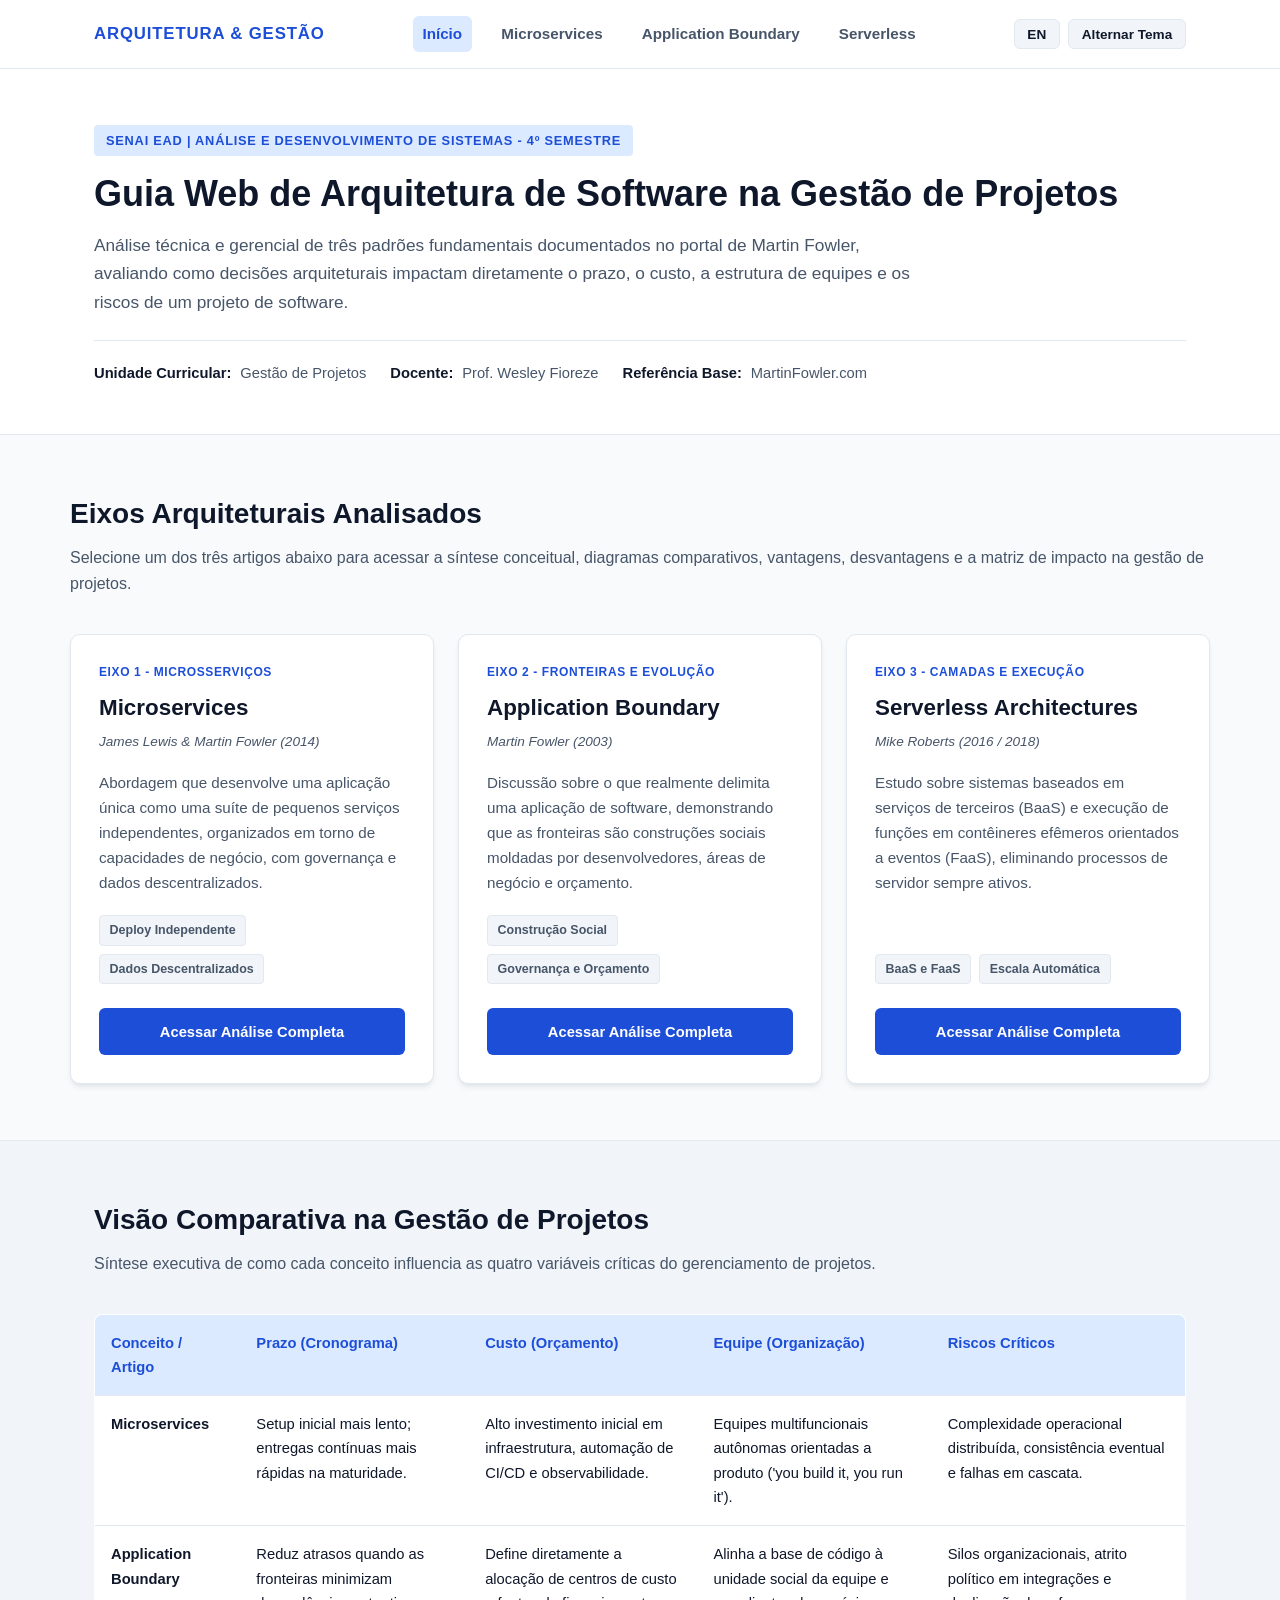
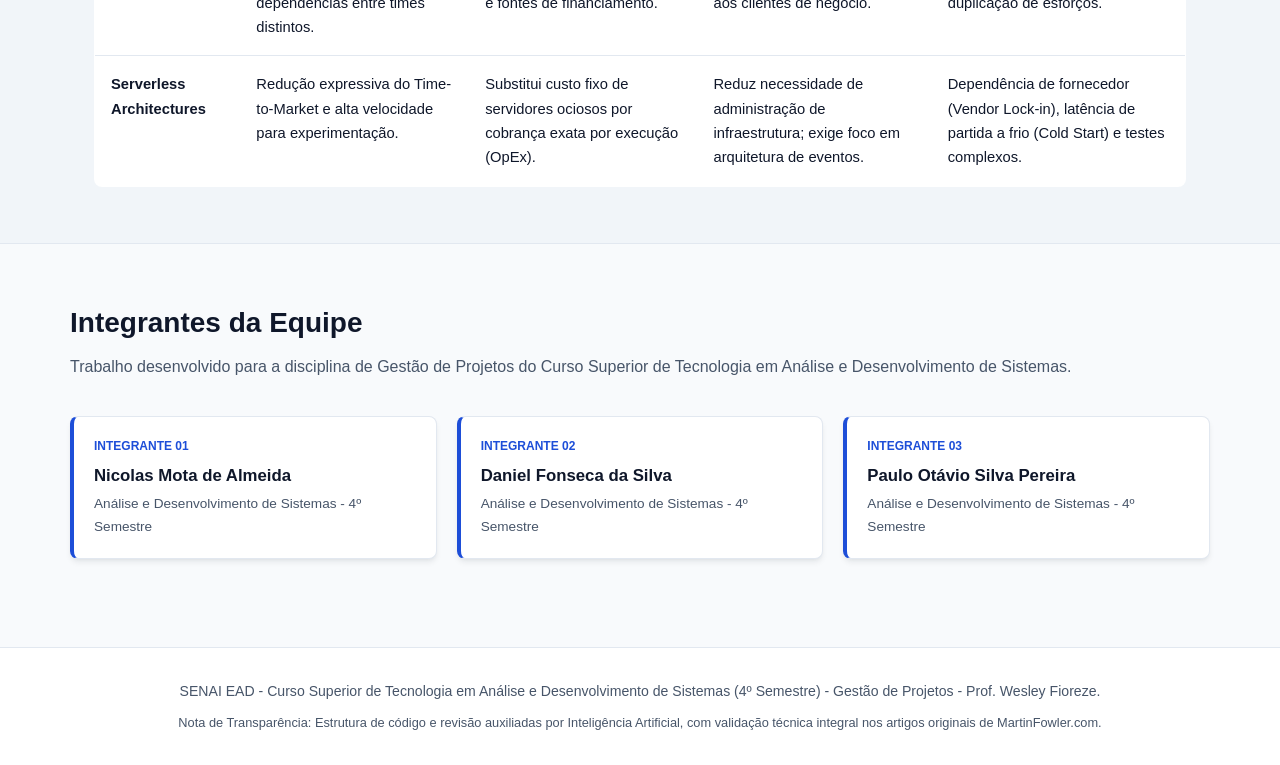
<file: index.html>
<!DOCTYPE html>
<html lang="pt-BR">
<head>
    <meta charset="UTF-8">
    <meta name="viewport" content="width=device-width, initial-scale=1.0">
    <title>Guia Web de Arquitetura de Software e Gestão de Projetos</title>
    <link rel="stylesheet" href="style.css">
</head>
<body>
    <header class="top-nav">
        <div class="container nav-container">
            <a href="index.html" class="brand" data-i18n="nav_brand">ARQUITETURA & GESTÃO</a>
            <nav class="nav-links">
                <a href="index.html" class="active" data-i18n="nav_home">Início</a>
                <a href="microservices.html" data-i18n="nav_ms">Microservices</a>
                <a href="application-boundary.html" data-i18n="nav_ab">Application Boundary</a>
                <a href="serverless.html" data-i18n="nav_sv">Serverless</a>
            </nav>
            <div class="controls">
                <button id="lang-toggle" class="btn-control" aria-label="Alternar Idioma">EN</button>
                <button id="theme-toggle" class="btn-control" aria-label="Alternar Tema" data-i18n="btn_theme">Tema Escuro</button>
            </div>
        </div>
    </header>

    <main>
        <section class="hero">
            <div class="container">
                <span class="badge" data-i18n="hero_badge">SENAI EAD | Análise e Desenvolvimento de Sistemas - 4º Semestre</span>
                <h1 data-i18n="hero_title">Guia Web de Arquitetura de Software na Gestão de Projetos</h1>
                <p class="hero-subtitle" data-i18n="hero_subtitle">
                    Análise técnica e gerencial de três padrões fundamentais documentados no portal de Martin Fowler, avaliando como decisões arquiteturais impactam diretamente o prazo, o custo, a estrutura de equipes e os riscos de um projeto de software.
                </p>
                <div class="meta-bar">
                    <div class="meta-item">
                        <strong data-i18n="meta_uc_label">Unidade Curricular:</strong>
                        <span data-i18n="meta_uc_val">Gestão de Projetos</span>
                    </div>
                    <div class="meta-item">
                        <strong data-i18n="meta_prof_label">Docente:</strong>
                        <span>Prof. Wesley Fioreze</span>
                    </div>
                    <div class="meta-item">
                        <strong data-i18n="meta_ref_label">Referência Base:</strong>
                        <span>MartinFowler.com</span>
                    </div>
                </div>
            </div>
        </section>

        <section class="section container">
            <div class="section-header">
                <h2 data-i18n="axes_title">Eixos Arquiteturais Analisados</h2>
                <p data-i18n="axes_desc">Selecione um dos três artigos abaixo para acessar a síntese conceitual, diagramas comparativos, vantagens, desvantagens e a matriz de impacto na gestão de projetos.</p>
            </div>

            <div class="cards-grid">
                <!-- Card 1 -->
                <article class="arch-card">
                    <div class="card-axis" data-i18n="card1_axis">EIXO 1 - MICROSSERVIÇOS</div>
                    <h3>Microservices</h3>
                    <p class="card-author">James Lewis & Martin Fowler (2014)</p>
                    <p class="card-text" data-i18n="card1_desc">
                        Abordagem que desenvolve uma aplicação única como uma suíte de pequenos serviços independentes, organizados em torno de capacidades de negócio, com governança e dados descentralizados.
                    </p>
                    <div class="card-tags">
                        <span class="tag" data-i18n="card1_tag1">Deploy Independente</span>
                        <span class="tag" data-i18n="card1_tag2">Dados Descentralizados</span>
                    </div>
                    <a href="microservices.html" class="btn-primary" data-i18n="btn_read">Acessar Análise Completa</a>
                </article>

                <!-- Card 2 -->
                <article class="arch-card">
                    <div class="card-axis" data-i18n="card2_axis">EIXO 2 - FRONTEIRAS E EVOLUÇÃO</div>
                    <h3>Application Boundary</h3>
                    <p class="card-author">Martin Fowler (2003)</p>
                    <p class="card-text" data-i18n="card2_desc">
                        Discussão sobre o que realmente delimita uma aplicação de software, demonstrando que as fronteiras são construções sociais moldadas por desenvolvedores, áreas de negócio e orçamento.
                    </p>
                    <div class="card-tags">
                        <span class="tag" data-i18n="card2_tag1">Construção Social</span>
                        <span class="tag" data-i18n="card2_tag2">Governança e Orçamento</span>
                    </div>
                    <a href="application-boundary.html" class="btn-primary" data-i18n="btn_read">Acessar Análise Completa</a>
                </article>

                <!-- Card 3 -->
                <article class="arch-card">
                    <div class="card-axis" data-i18n="card3_axis">EIXO 3 - CAMADAS E EXECUÇÃO</div>
                    <h3>Serverless Architectures</h3>
                    <p class="card-author">Mike Roberts (2016 / 2018)</p>
                    <p class="card-text" data-i18n="card3_desc">
                        Estudo sobre sistemas baseados em serviços de terceiros (BaaS) e execução de funções em contêineres efêmeros orientados a eventos (FaaS), eliminando processos de servidor sempre ativos.
                    </p>
                    <div class="card-tags">
                        <span class="tag" data-i18n="card3_tag1">BaaS e FaaS</span>
                        <span class="tag" data-i18n="card3_tag2">Escala Automática</span>
                    </div>
                    <a href="serverless.html" class="btn-primary" data-i18n="btn_read">Acessar Análise Completa</a>
                </article>
            </div>
        </section>

        <section class="section bg-alt">
            <div class="container">
                <div class="section-header">
                    <h2 data-i18n="matrix_title">Visão Comparativa na Gestão de Projetos</h2>
                    <p data-i18n="matrix_desc">Síntese executiva de como cada conceito influencia as quatro variáveis críticas do gerenciamento de projetos.</p>
                </div>

                <div class="table-responsive">
                    <table class="comparison-table">
                        <thead>
                            <tr>
                                <th data-i18n="th_concept">Conceito / Artigo</th>
                                <th data-i18n="th_time">Prazo (Cronograma)</th>
                                <th data-i18n="th_cost">Custo (Orçamento)</th>
                                <th data-i18n="th_team">Equipe (Organização)</th>
                                <th data-i18n="th_risk">Riscos Críticos</th>
                            </tr>
                        </thead>
                        <tbody>
                            <tr>
                                <td><strong>Microservices</strong></td>
                                <td data-i18n="tb_ms_time">Setup inicial mais lento; entregas contínuas mais rápidas na maturidade.</td>
                                <td data-i18n="tb_ms_cost">Alto investimento inicial em infraestrutura, automação de CI/CD e observabilidade.</td>
                                <td data-i18n="tb_ms_team">Equipes multifuncionais autônomas orientadas a produto ("you build it, you run it").</td>
                                <td data-i18n="tb_ms_risk">Complexidade operacional distribuída, consistência eventual e falhas em cascata.</td>
                            </tr>
                            <tr>
                                <td><strong>Application Boundary</strong></td>
                                <td data-i18n="tb_ab_time">Reduz atrasos quando as fronteiras minimizam dependências entre times distintos.</td>
                                <td data-i18n="tb_ab_cost">Define diretamente a alocação de centros de custo e fontes de financiamento.</td>
                                <td data-i18n="tb_ab_team">Alinha a base de código à unidade social da equipe e aos clientes de negócio.</td>
                                <td data-i18n="tb_ab_risk">Silos organizacionais, atrito político em integrações e duplicação de esforços.</td>
                            </tr>
                            <tr>
                                <td><strong>Serverless Architectures</strong></td>
                                <td data-i18n="tb_sv_time">Redução expressiva do Time-to-Market e alta velocidade para experimentação.</td>
                                <td data-i18n="tb_sv_cost">Substitui custo fixo de servidores ociosos por cobrança exata por execução (OpEx).</td>
                                <td data-i18n="tb_sv_team">Reduz necessidade de administração de infraestrutura; exige foco em arquitetura de eventos.</td>
                                <td data-i18n="tb_sv_risk">Dependência de fornecedor (Vendor Lock-in), latência de partida a frio (Cold Start) e testes complexos.</td>
                            </tr>
                        </tbody>
                    </table>
                </div>
            </div>
        </section>

        <section class="section container">
            <div class="section-header">
                <h2 data-i18n="team_title">Integrantes da Equipe</h2>
                <p data-i18n="team_desc">Trabalho desenvolvido para a disciplina de Gestão de Projetos do Curso Superior de Tecnologia em Análise e Desenvolvimento de Sistemas.</p>
            </div>

            <!-- EDITE AQUI OS NOMES E LINKS DOS INTEGRANTES DA SUA EQUIPE -->
            <div class="team-grid">
                <div class="team-card">
                    <div class="member-role" data-i18n="member_role">Integrante 01</div>
                    <h4>Nicolas Mota de Almeida</h4>
                    <p data-i18n="member_course">Análise e Desenvolvimento de Sistemas - 4º Semestre</p>
                </div>
                <div class="team-card">
                    <div class="member-role" data-i18n="member_role_2">Integrante 02</div>
                    <h4>Daniel Fonseca da Silva</h4>
                    <p data-i18n="member_course">Análise e Desenvolvimento de Sistemas - 4º Semestre</p>
                </div>
                <div class="team-card">
                    <div class="member-role" data-i18n="member_role_3">Integrante 03</div>
                    <h4>Paulo Otávio Silva Pereira</h4>
                    <p data-i18n="member_course">Análise e Desenvolvimento de Sistemas - 4º Semestre</p>
                </div>
            </div>
        </section>
    </main>

    <footer class="footer">
        <div class="container footer-content">
            <p data-i18n="footer_text">SENAI EAD - Curso Superior de Tecnologia em Análise e Desenvolvimento de Sistemas (4º Semestre) - Gestão de Projetos - Prof. Wesley Fioreze.</p>
            <p class="footer-note" data-i18n="footer_ai">Nota de Transparência: Estrutura de código e revisão auxiliadas por Inteligência Artificial, com validação técnica integral nos artigos originais de MartinFowler.com.</p>
        </div>
    </footer>

    <script src="script.js"></script>
</body>
</html>
</file>
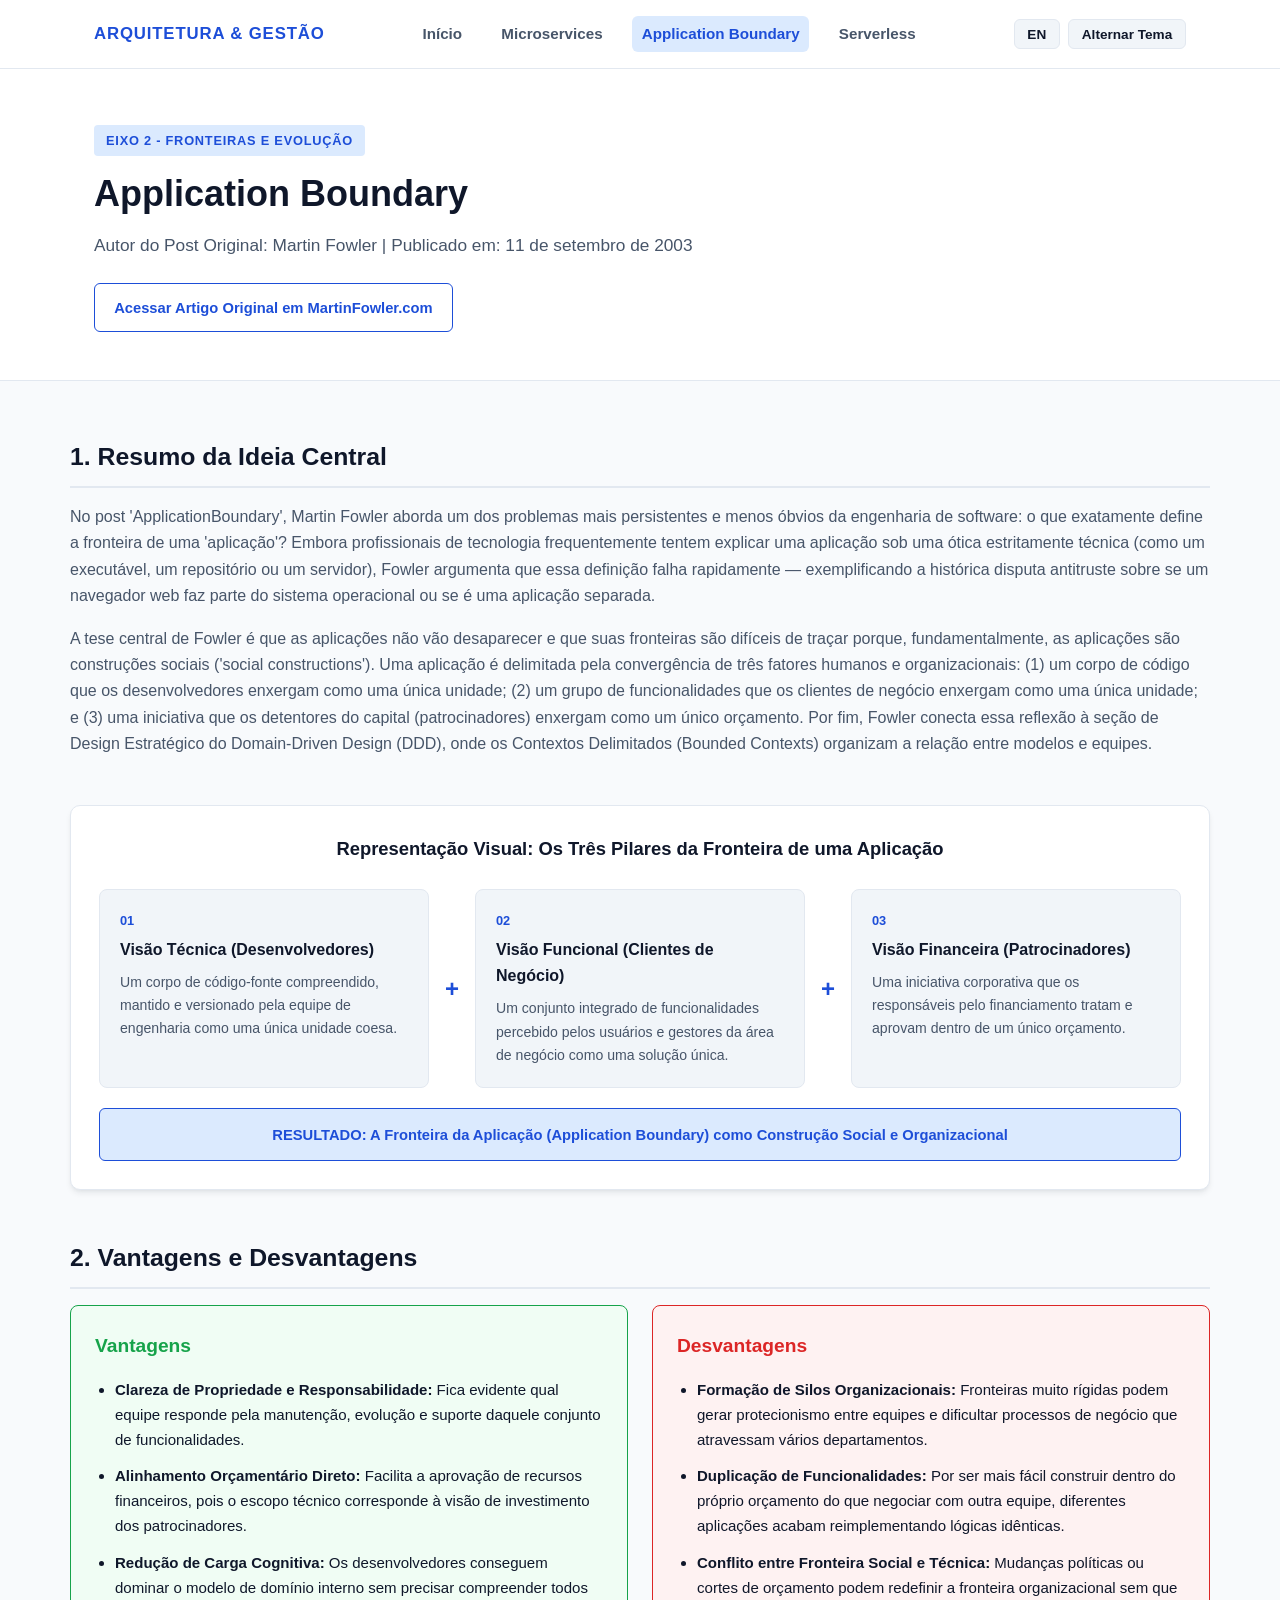
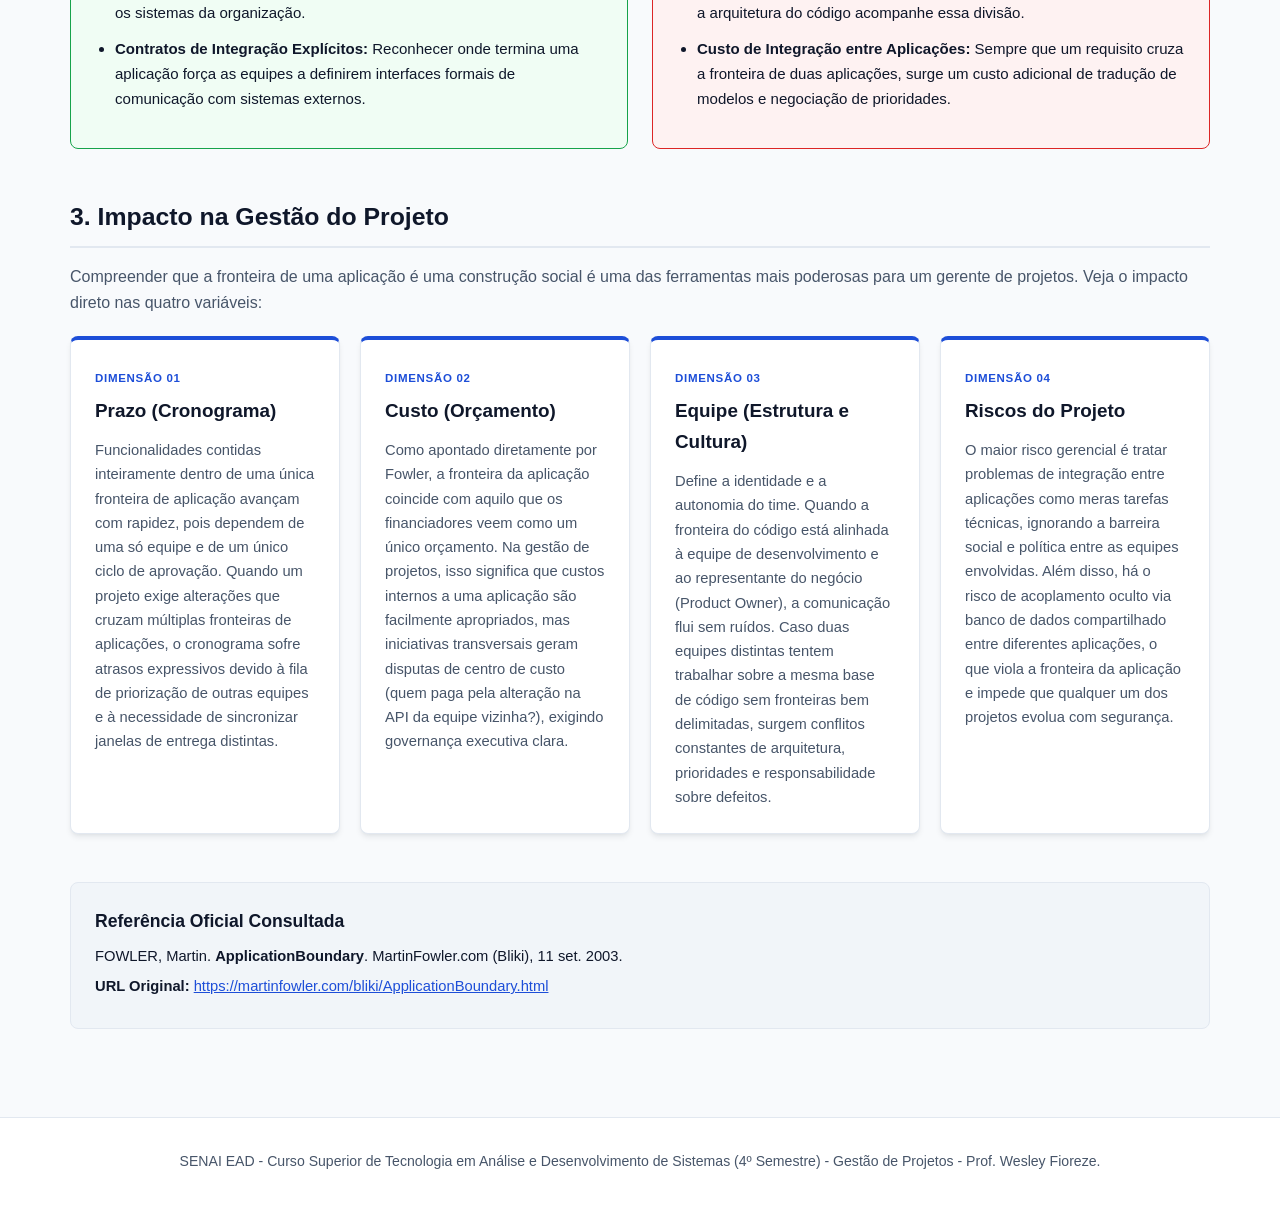
<file: application-boundary.html>
<!DOCTYPE html>
<html lang="pt-BR">
<head>
    <meta charset="UTF-8">
    <meta name="viewport" content="width=device-width, initial-scale=1.0">
    <title>Application Boundary | Guia Web de Arquitetura e Gestão</title>
    <link rel="stylesheet" href="style.css">
</head>
<body>
    <header class="top-nav">
        <div class="container nav-container">
            <a href="index.html" class="brand" data-i18n="nav_brand">ARQUITETURA & GESTÃO</a>
            <nav class="nav-links">
                <a href="index.html" data-i18n="nav_home">Início</a>
                <a href="microservices.html" data-i18n="nav_ms">Microservices</a>
                <a href="application-boundary.html" class="active" data-i18n="nav_ab">Application Boundary</a>
                <a href="serverless.html" data-i18n="nav_sv">Serverless</a>
            </nav>
            <div class="controls">
                <button id="lang-toggle" class="btn-control">EN</button>
                <button id="theme-toggle" class="btn-control" data-i18n="btn_theme">Tema Escuro</button>
            </div>
        </div>
    </header>

    <main>
        <section class="page-header">
            <div class="container">
                <span class="badge" data-i18n="ab_axis">EIXO 2 - FRONTEIRAS E EVOLUÇÃO</span>
                <h1>Application Boundary</h1>
                <p class="article-meta" data-i18n="ab_meta">Autor do Post Original: Martin Fowler | Publicado em: 11 de setembro de 2003</p>
                <a href="https://martinfowler.com/bliki/ApplicationBoundary.html" target="_blank" rel="noopener noreferrer" class="btn-outline" data-i18n="btn_original_post">Acessar Artigo Original em MartinFowler.com</a>
            </div>
        </section>

        <section class="section container">
            <div class="content-block">
                <h2 data-i18n="sec_summary">1. Resumo da Ideia Central</h2>
                <p data-i18n="ab_summary_p1">
                    No post "ApplicationBoundary", Martin Fowler aborda um dos problemas mais persistentes e menos óbvios da engenharia de software: o que exatamente define a fronteira de uma "aplicação"? Embora profissionais de tecnologia frequentemente tentem explicar uma aplicação sob uma ótica estritamente técnica (como um executável, um repositório ou um servidor), Fowler argumenta que essa definição falha rapidamente — exemplificando a histórica disputa antitruste sobre se um navegador web faz parte do sistema operacional ou se é uma aplicação separada.
                </p>
                <p data-i18n="ab_summary_p2">
                    A tese central de Fowler é que as aplicações não vão desaparecer e que suas fronteiras são difíceis de traçar porque, fundamentalmente, as aplicações são construções sociais ("social constructions"). Uma aplicação é delimitada pela convergência de três fatores humanos e organizacionais: (1) um corpo de código que os desenvolvedores enxergam como uma única unidade; (2) um grupo de funcionalidades que os clientes de negócio enxergam como uma única unidade; e (3) uma iniciativa que os detentores do capital (patrocinadores) enxergam como um único orçamento. Por fim, Fowler conecta essa reflexão à seção de Design Estratégico do Domain-Driven Design (DDD), onde os Contextos Delimitados (Bounded Contexts) organizam a relação entre modelos e equipes.
                </p>
            </div>

            <!-- Diagrama Arquitetural Visual em CSS -->
            <div class="diagram-container">
                <h3 class="diagram-title" data-i18n="ab_diag_title">Representação Visual: Os Três Pilares da Fronteira de uma Aplicação</h3>
                <div class="pillars-diagram">
                    <div class="pillar-card">
                        <div class="pillar-num">01</div>
                        <h4 data-i18n="ab_p1_title">Visão Técnica (Desenvolvedores)</h4>
                        <p data-i18n="ab_p1_desc">Um corpo de código-fonte compreendido, mantido e versionado pela equipe de engenharia como uma única unidade coesa.</p>
                    </div>
                    <div class="pillar-connector">+</div>
                    <div class="pillar-card">
                        <div class="pillar-num">02</div>
                        <h4 data-i18n="ab_p2_title">Visão Funcional (Clientes de Negócio)</h4>
                        <p data-i18n="ab_p2_desc">Um conjunto integrado de funcionalidades percebido pelos usuários e gestores da área de negócio como uma solução única.</p>
                    </div>
                    <div class="pillar-connector">+</div>
                    <div class="pillar-card">
                        <div class="pillar-num">03</div>
                        <h4 data-i18n="ab_p3_title">Visão Financeira (Patrocinadores)</h4>
                        <p data-i18n="ab_p3_desc">Uma iniciativa corporativa que os responsáveis pelo financiamento tratam e aprovam dentro de um único orçamento.</p>
                    </div>
                </div>
                <div class="pillar-result" data-i18n="ab_diag_result">
                    RESULTADO: A Fronteira da Aplicação (Application Boundary) como Construção Social e Organizacional
                </div>
            </div>

            <div class="content-block">
                <h2 data-i18n="sec_pros_cons">2. Vantagens e Desvantagens</h2>
                <div class="pros-cons-grid">
                    <div class="pros-box">
                        <h3 data-i18n="title_pros">Vantagens de Reconhecer e Delimitar Fronteiras</h3>
                        <ul>
                            <li data-i18n="ab_pro_1"><strong>Clareza de Propriedade e Responsabilidade:</strong> Fica evidente qual equipe responde pela manutenção, evolução e suporte daquele conjunto de funcionalidades.</li>
                            <li data-i18n="ab_pro_2"><strong>Alinhamento Orçamentário Direto:</strong> Facilita a aprovação de recursos financeiros, pois o escopo técnico corresponde à visão de investimento dos patrocinadores.</li>
                            <li data-i18n="ab_pro_3"><strong>Redução de Carga Cognitiva:</strong> Os desenvolvedores conseguem dominar o modelo de domínio interno sem precisar compreender todos os sistemas da organização.</li>
                            <li data-i18n="ab_pro_4"><strong>Contratos de Integração Explícitos:</strong> Reconhecer onde termina uma aplicação força as equipes a definirem interfaces formais de comunicação com sistemas externos.</li>
                        </ul>
                    </div>
                    <div class="cons-box">
                        <h3 data-i18n="title_cons">Desvantagens e Armadilhas de Fronteiras Rígidas</h3>
                        <ul>
                            <li data-i18n="ab_con_1"><strong>Formação de Silos Organizacionais:</strong> Fronteiras muito rígidas podem gerar protecionismo entre equipes e dificultar processos de negócio que atravessam vários departamentos.</li>
                            <li data-i18n="ab_con_2"><strong>Duplicação de Funcionalidades:</strong> Por ser mais fácil construir dentro do próprio orçamento do que negociar com outra equipe, diferentes aplicações acabam reimplementando lógicas idênticas.</li>
                            <li data-i18n="ab_con_3"><strong>Conflito entre Fronteira Social e Técnica:</strong> Mudanças políticas ou cortes de orçamento podem redefinir a fronteira organizacional sem que a arquitetura do código acompanhe essa divisão.</li>
                            <li data-i18n="ab_con_4"><strong>Custo de Integração entre Aplicações:</strong> Sempre que um requisito cruza a fronteira de duas aplicações, surge um custo adicional de tradução de modelos e negociação de prioridades.</li>
                        </ul>
                    </div>
                </div>
            </div>

            <div class="content-block">
                <h2 data-i18n="sec_pm_impact">3. Impacto na Gestão do Projeto</h2>
                <p data-i18n="ab_pm_intro">
                    Compreender que a fronteira de uma aplicação é uma construção social é uma das ferramentas mais poderosas para um gerente de projetos. Veja o impacto direto nas quatro variáveis:
                </p>

                <div class="pm-grid">
                    <div class="pm-card">
                        <div class="pm-header">
                            <span class="pm-tag" data-i18n="pm_time_tag">DIMENSÃO 01</span>
                            <h3 data-i18n="pm_time_title">Prazo (Cronograma)</h3>
                        </div>
                        <p data-i18n="ab_pm_time">
                            Funcionalidades contidas inteiramente dentro de uma única fronteira de aplicação avançam com rapidez, pois dependem de uma só equipe e de um único ciclo de aprovação. Quando um projeto exige alterações que cruzam múltiplas fronteiras de aplicações, o cronograma sofre atrasos expressivos devido à fila de priorização de outras equipes e à necessidade de sincronizar janelas de entrega distintas.
                        </p>
                    </div>

                    <div class="pm-card">
                        <div class="pm-header">
                            <span class="pm-tag" data-i18n="pm_cost_tag">DIMENSÃO 02</span>
                            <h3 data-i18n="pm_cost_title">Custo (Orçamento)</h3>
                        </div>
                        <p data-i18n="ab_pm_cost">
                            Como apontado diretamente por Fowler, a fronteira da aplicação coincide com aquilo que os financiadores veem como um único orçamento. Na gestão de projetos, isso significa que custos internos a uma aplicação são facilmente apropriados, mas iniciativas transversais geram disputas de centro de custo (quem paga pela alteração na API da equipe vizinha?), exigindo governança executiva clara.
                        </p>
                    </div>

                    <div class="pm-card">
                        <div class="pm-header">
                            <span class="pm-tag" data-i18n="pm_team_tag">DIMENSÃO 03</span>
                            <h3 data-i18n="pm_team_title">Equipe (Estrutura e Cultura)</h3>
                        </div>
                        <p data-i18n="ab_pm_team">
                            Define a identidade e a autonomia do time. Quando a fronteira do código está alinhada à equipe de desenvolvimento e ao representante do negócio (Product Owner), a comunicação flui sem ruídos. Caso duas equipes distintas tentem trabalhar sobre a mesma base de código sem fronteiras bem delimitadas, surgem conflitos constantes de arquitetura, prioridades e responsabilidade sobre defeitos.
                        </p>
                    </div>

                    <div class="pm-card">
                        <div class="pm-header">
                            <span class="pm-tag" data-i18n="pm_risk_tag">DIMENSÃO 04</span>
                            <h3 data-i18n="pm_risk_title">Riscos do Projeto</h3>
                        </div>
                        <p data-i18n="ab_pm_risk">
                            O maior risco gerencial é tratar problemas de integração entre aplicações como meras tarefas técnicas, ignorando a barreira social e política entre as equipes envolvidas. Além disso, há o risco de acoplamento oculto via banco de dados compartilhado entre diferentes aplicações, o que viola a fronteira da aplicação e impede que qualquer um dos projetos evolua com segurança.
                        </p>
                    </div>
                </div>
            </div>

            <div class="source-box">
                <h3 data-i18n="source_box_title">Referência Oficial Consultada</h3>
                <p>FOWLER, Martin. <strong>ApplicationBoundary</strong>. MartinFowler.com (Bliki), 11 set. 2003.</p>
                <p><strong data-i18n="source_url_label">URL Original:</strong> <a href="https://martinfowler.com/bliki/ApplicationBoundary.html" target="_blank" rel="noopener noreferrer">https://martinfowler.com/bliki/ApplicationBoundary.html</a></p>
            </div>
        </section>
    </main>

    <footer class="footer">
        <div class="container footer-content">
            <p data-i18n="footer_text">SENAI EAD - Curso Superior de Tecnologia em Análise e Desenvolvimento de Sistemas (4º Semestre) - Gestão de Projetos - Prof. Wesley Fioreze.</p>
        </div>
    </footer>

    <script src="script.js"></script>
</body>
</html>
</file>
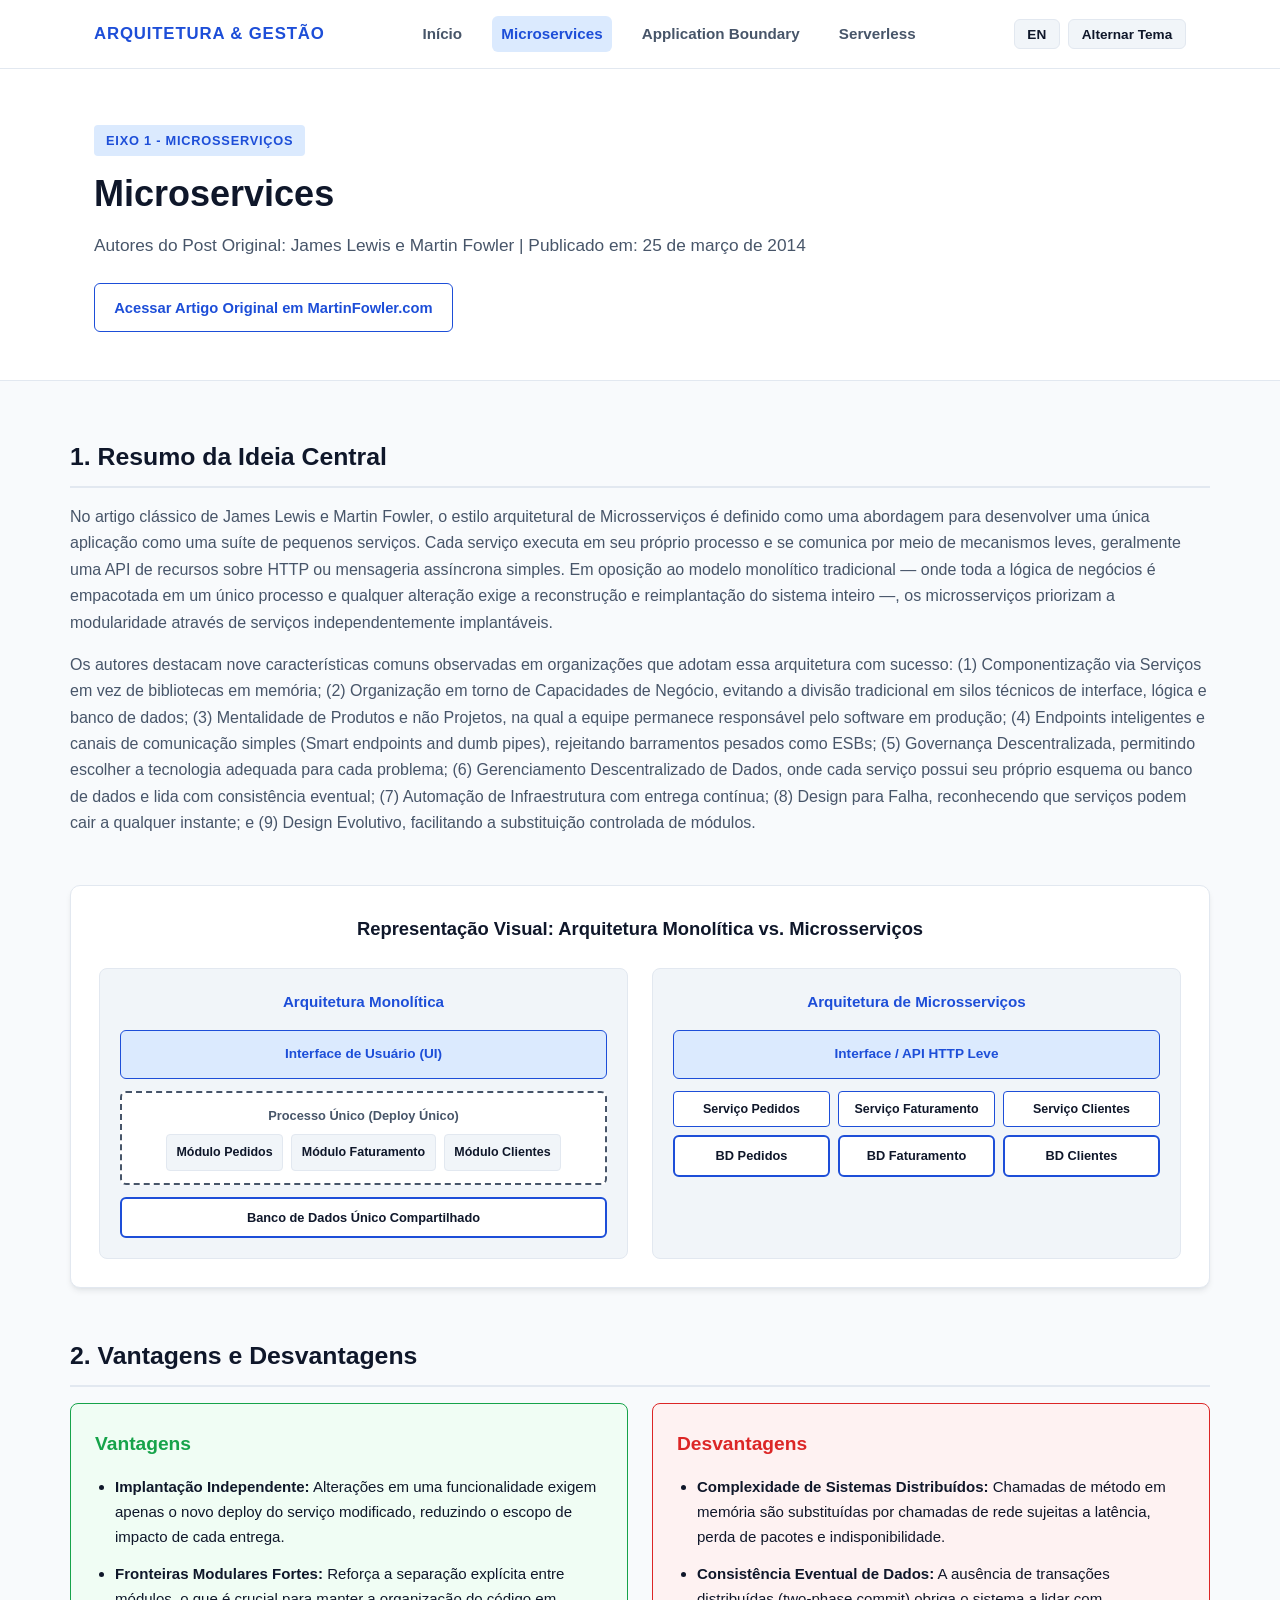
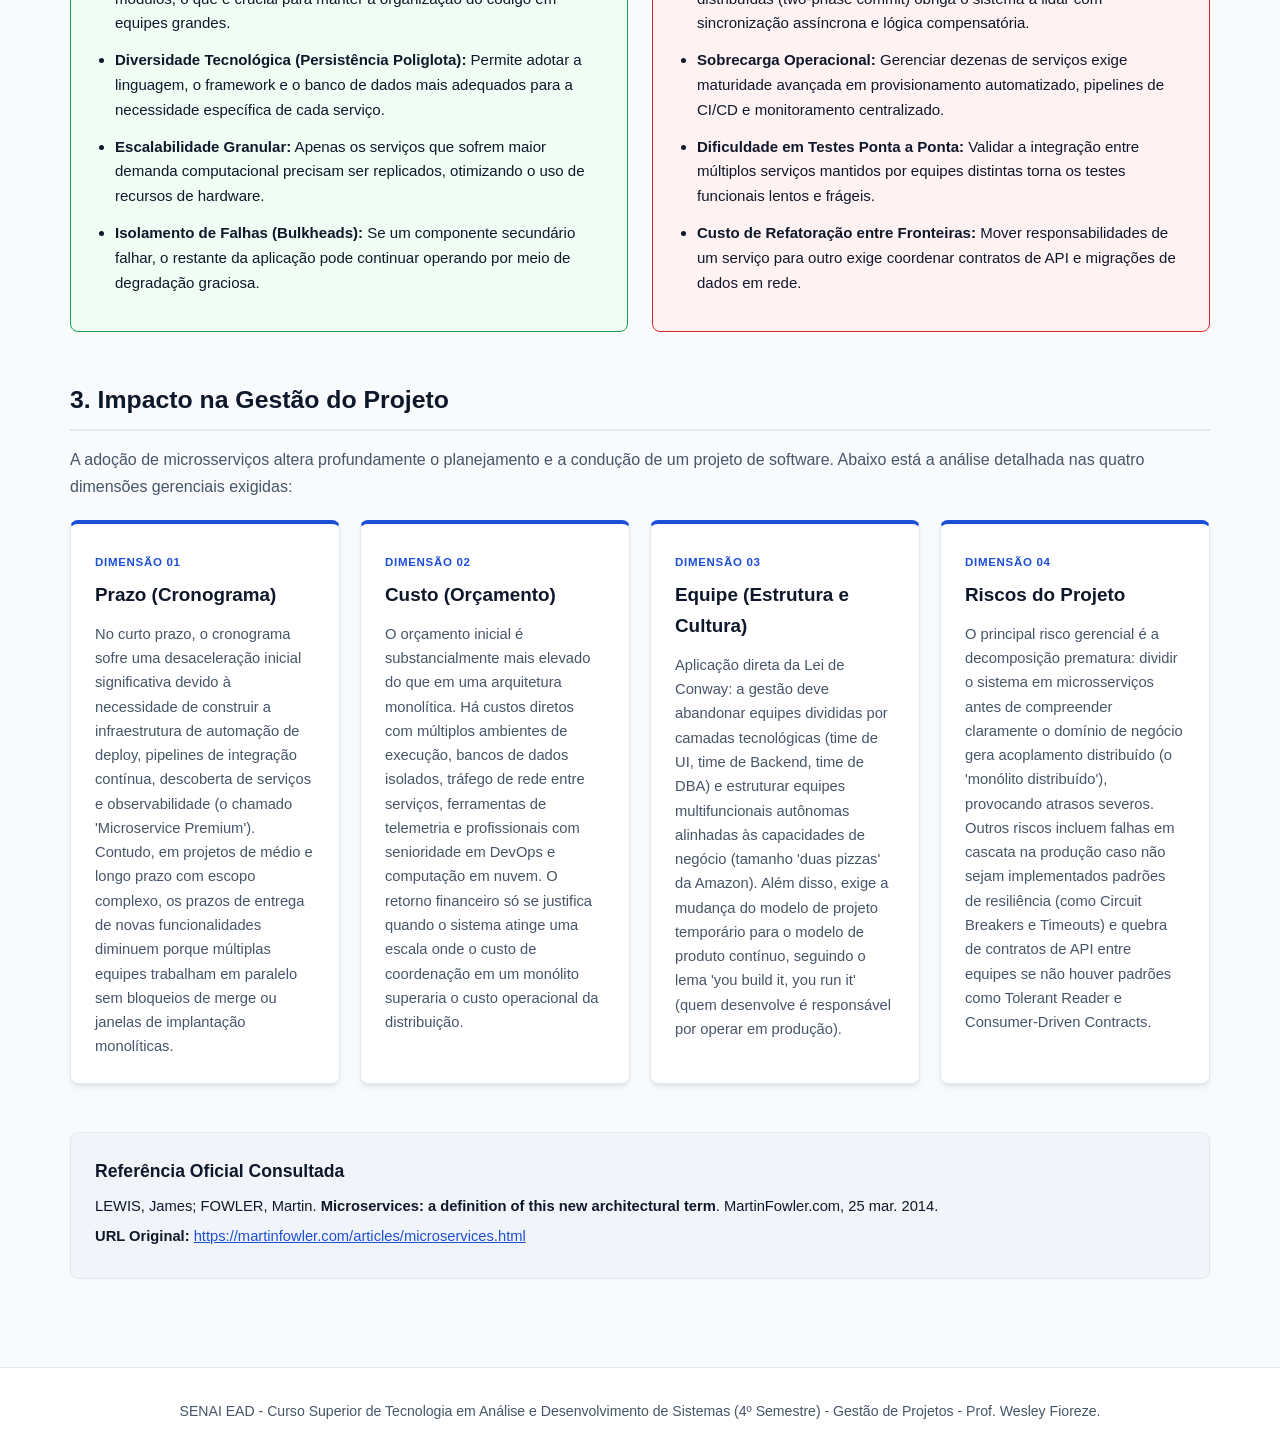
<file: microservices.html>
<!DOCTYPE html>
<html lang="pt-BR">
<head>
    <meta charset="UTF-8">
    <meta name="viewport" content="width=device-width, initial-scale=1.0">
    <title>Microservices | Guia Web de Arquitetura e Gestão</title>
    <link rel="stylesheet" href="style.css">
</head>
<body>
    <header class="top-nav">
        <div class="container nav-container">
            <a href="index.html" class="brand" data-i18n="nav_brand">ARQUITETURA & GESTÃO</a>
            <nav class="nav-links">
                <a href="index.html" data-i18n="nav_home">Início</a>
                <a href="microservices.html" class="active" data-i18n="nav_ms">Microservices</a>
                <a href="application-boundary.html" data-i18n="nav_ab">Application Boundary</a>
                <a href="serverless.html" data-i18n="nav_sv">Serverless</a>
            </nav>
            <div class="controls">
                <button id="lang-toggle" class="btn-control">EN</button>
                <button id="theme-toggle" class="btn-control" data-i18n="btn_theme">Tema Escuro</button>
            </div>
        </div>
    </header>

    <main>
        <section class="page-header">
            <div class="container">
                <span class="badge" data-i18n="ms_axis">EIXO 1 - MICROSSERVIÇOS</span>
                <h1>Microservices</h1>
                <p class="article-meta" data-i18n="ms_meta">Autores do Post Original: James Lewis e Martin Fowler | Publicado em: 25 de março de 2014</p>
                <a href="https://martinfowler.com/articles/microservices.html" target="_blank" rel="noopener noreferrer" class="btn-outline" data-i18n="btn_original_post">Acessar Artigo Original em MartinFowler.com</a>
            </div>
        </section>

        <section class="section container">
            <div class="content-block">
                <h2 data-i18n="sec_summary">1. Resumo da Ideia Central</h2>
                <p data-i18n="ms_summary_p1">
                    No artigo clássico de James Lewis e Martin Fowler, o estilo arquitetural de Microsserviços é definido como uma abordagem para desenvolver uma única aplicação como uma suíte de pequenos serviços. Cada serviço executa em seu próprio processo e se comunica por meio de mecanismos leves, geralmente uma API de recursos sobre HTTP ou mensageria assíncrona simples. Em oposição ao modelo monolítico tradicional — onde toda a lógica de negócios é empacotada em um único processo e qualquer alteração exige a reconstrução e reimplantação do sistema inteiro —, os microsserviços priorizam a modularidade através de serviços independentemente implantáveis.
                </p>
                <p data-i18n="ms_summary_p2">
                    Os autores destacam nove características comuns observadas em organizações que adotam essa arquitetura com sucesso: (1) Componentização via Serviços em vez de bibliotecas em memória; (2) Organização em torno de Capacidades de Negócio, evitando a divisão tradicional em silos técnicos de interface, lógica e banco de dados; (3) Mentalidade de Produtos e não Projetos, na qual a equipe permanece responsável pelo software em produção; (4) Endpoints inteligentes e canais de comunicação simples (Smart endpoints and dumb pipes), rejeitando barramentos pesados como ESBs; (5) Governança Descentralizada, permitindo escolher a tecnologia adequada para cada problema; (6) Gerenciamento Descentralizado de Dados, onde cada serviço possui seu próprio esquema ou banco de dados e lida com consistência eventual; (7) Automação de Infraestrutura com entrega contínua; (8) Design para Falha, reconhecendo que serviços podem cair a qualquer instante; e (9) Design Evolutivo, facilitando a substituição controlada de módulos.
                </p>
            </div>

            <!-- Diagrama Arquitetural Visual em CSS -->
            <div class="diagram-container">
                <h3 class="diagram-title" data-i18n="ms_diag_title">Representação Visual: Arquitetura Monolítica vs. Microsserviços</h3>
                <div class="diagram-grid">
                    <div class="diagram-box">
                        <h4 data-i18n="ms_diag_mono">Arquitetura Monolítica</h4>
                        <div class="arch-visual">
                            <div class="arch-node node-ui" data-i18n="ms_diag_ui">Interface de Usuário (UI)</div>
                            <div class="arch-process">
                                <span class="process-label" data-i18n="ms_diag_single_proc">Processo Único (Deploy Único)</span>
                                <div class="arch-subnodes">
                                    <div class="subnode" data-i18n="ms_mod_orders">Módulo Pedidos</div>
                                    <div class="subnode" data-i18n="ms_mod_billing">Módulo Faturamento</div>
                                    <div class="subnode" data-i18n="ms_mod_users">Módulo Clientes</div>
                                </div>
                            </div>
                            <div class="arch-db" data-i18n="ms_diag_shared_db">Banco de Dados Único Compartilhado</div>
                        </div>
                    </div>

                    <div class="diagram-box">
                        <h4 data-i18n="ms_diag_micro">Arquitetura de Microsserviços</h4>
                        <div class="arch-visual">
                            <div class="arch-node node-ui" data-i18n="ms_diag_gateway">Interface / API HTTP Leve</div>
                            <div class="arch-services-row">
                                <div class="service-column">
                                    <div class="subnode service-node" data-i18n="ms_srv_orders">Serviço Pedidos</div>
                                    <div class="mini-db" data-i18n="ms_db_orders">BD Pedidos</div>
                                </div>
                                <div class="service-column">
                                    <div class="subnode service-node" data-i18n="ms_srv_billing">Serviço Faturamento</div>
                                    <div class="mini-db" data-i18n="ms_db_billing">BD Faturamento</div>
                                </div>
                                <div class="service-column">
                                    <div class="subnode service-node" data-i18n="ms_srv_users">Serviço Clientes</div>
                                    <div class="mini-db" data-i18n="ms_db_users">BD Clientes</div>
                                </div>
                            </div>
                        </div>
                    </div>
                </div>
            </div>

            <div class="content-block">
                <h2 data-i18n="sec_pros_cons">2. Vantagens e Desvantagens</h2>
                <div class="pros-cons-grid">
                    <div class="pros-box">
                        <h3 data-i18n="title_pros">Vantagens</h3>
                        <ul>
                            <li data-i18n="ms_pro_1"><strong>Implantação Independente:</strong> Alterações em uma funcionalidade exigem apenas o novo deploy do serviço modificado, reduzindo o escopo de impacto de cada entrega.</li>
                            <li data-i18n="ms_pro_2"><strong>Fronteiras Modulares Fortes:</strong> Reforça a separação explícita entre módulos, o que é crucial para manter a organização do código em equipes grandes.</li>
                            <li data-i18n="ms_pro_3"><strong>Diversidade Tecnológica (Persistência Poliglota):</strong> Permite adotar a linguagem, o framework e o banco de dados mais adequados para a necessidade específica de cada serviço.</li>
                            <li data-i18n="ms_pro_4"><strong>Escalabilidade Granular:</strong> Apenas os serviços que sofrem maior demanda computacional precisam ser replicados, otimizando o uso de recursos de hardware.</li>
                            <li data-i18n="ms_pro_5"><strong>Isolamento de Falhas (Bulkheads):</strong> Se um componente secundário falhar, o restante da aplicação pode continuar operando por meio de degradação graciosa.</li>
                        </ul>
                    </div>
                    <div class="cons-box">
                        <h3 data-i18n="title_cons">Desvantagens</h3>
                        <ul>
                            <li data-i18n="ms_con_1"><strong>Complexidade de Sistemas Distribuídos:</strong> Chamadas de método em memória são substituídas por chamadas de rede sujeitas a latência, perda de pacotes e indisponibilidade.</li>
                            <li data-i18n="ms_con_2"><strong>Consistência Eventual de Dados:</strong> A ausência de transações distribuídas (two-phase commit) obriga o sistema a lidar com sincronização assíncrona e lógica compensatória.</li>
                            <li data-i18n="ms_con_3"><strong>Sobrecarga Operacional:</strong> Gerenciar dezenas de serviços exige maturidade avançada em provisionamento automatizado, pipelines de CI/CD e monitoramento centralizado.</li>
                            <li data-i18n="ms_con_4"><strong>Dificuldade em Testes Ponta a Ponta:</strong> Validar a integração entre múltiplos serviços mantidos por equipes distintas torna os testes funcionais lentos e frágeis.</li>
                            <li data-i18n="ms_con_5"><strong>Custo de Refatoração entre Fronteiras:</strong> Mover responsabilidades de um serviço para outro exige coordenar contratos de API e migrações de dados em rede.</li>
                        </ul>
                    </div>
                </div>
            </div>

            <div class="content-block">
                <h2 data-i18n="sec_pm_impact">3. Impacto na Gestão do Projeto</h2>
                <p data-i18n="ms_pm_intro">
                    A adoção de microsserviços altera profundamente o planejamento e a condução de um projeto de software. Abaixo está a análise detalhada nas quatro dimensões gerenciais exigidas:
                </p>

                <div class="pm-grid">
                    <div class="pm-card">
                        <div class="pm-header">
                            <span class="pm-tag" data-i18n="pm_time_tag">DIMENSÃO 01</span>
                            <h3 data-i18n="pm_time_title">Prazo (Cronograma)</h3>
                        </div>
                        <p data-i18n="ms_pm_time">
                            No curto prazo, o cronograma sofre uma desaceleração inicial significativa devido à necessidade de construir a infraestrutura de automação de deploy, pipelines de integração contínua, descoberta de serviços e observabilidade (o chamado "Microservice Premium"). Contudo, em projetos de médio e longo prazo com escopo complexo, os prazos de entrega de novas funcionalidades diminuem porque múltiplas equipes trabalham em paralelo sem bloqueios de merge ou janelas de implantação monolíticas.
                        </p>
                    </div>

                    <div class="pm-card">
                        <div class="pm-header">
                            <span class="pm-tag" data-i18n="pm_cost_tag">DIMENSÃO 02</span>
                            <h3 data-i18n="pm_cost_title">Custo (Orçamento)</h3>
                        </div>
                        <p data-i18n="ms_pm_cost">
                            O orçamento inicial é substancialmente mais elevado do que em uma arquitetura monolítica. Há custos diretos com múltiplos ambientes de execução, bancos de dados isolados, tráfego de rede entre serviços, ferramentas de telemetria e profissionais com senioridade em DevOps e computação em nuvem. O retorno financeiro só se justifica quando o sistema atinge uma escala onde o custo de coordenação em um monólito superaria o custo operacional da distribuição.
                        </p>
                    </div>

                    <div class="pm-card">
                        <div class="pm-header">
                            <span class="pm-tag" data-i18n="pm_team_tag">DIMENSÃO 03</span>
                            <h3 data-i18n="pm_team_title">Equipe (Estrutura e Cultura)</h3>
                        </div>
                        <p data-i18n="ms_pm_team">
                            Aplicação direta da Lei de Conway: a gestão deve abandonar equipes divididas por camadas tecnológicas (time de UI, time de Backend, time de DBA) e estruturar equipes multifuncionais autônomas alinhadas às capacidades de negócio (tamanho "duas pizzas" da Amazon). Além disso, exige a mudança do modelo de projeto temporário para o modelo de produto contínuo, seguindo o lema "you build it, you run it" (quem desenvolve é responsável por operar em produção).
                        </p>
                    </div>

                    <div class="pm-card">
                        <div class="pm-header">
                            <span class="pm-tag" data-i18n="pm_risk_tag">DIMENSÃO 04</span>
                            <h3 data-i18n="pm_risk_title">Riscos do Projeto</h3>
                        </div>
                        <p data-i18n="ms_pm_risk">
                            O principal risco gerencial é a decomposição prematura: dividir o sistema em microsserviços antes de compreender claramente o domínio de negócio gera acoplamento distribuído (o "monólito distribuído"), provocando atrasos severos. Outros riscos incluem falhas em cascata na produção caso não sejam implementados padrões de resiliência (como Circuit Breakers e Timeouts) e quebra de contratos de API entre equipes se não houver padrões como Tolerant Reader e Consumer-Driven Contracts.
                        </p>
                    </div>
                </div>
            </div>

            <div class="source-box">
                <h3 data-i18n="source_box_title">Referência Oficial Consultada</h3>
                <p>LEWIS, James; FOWLER, Martin. <strong>Microservices: a definition of this new architectural term</strong>. MartinFowler.com, 25 mar. 2014.</p>
                <p><strong data-i18n="source_url_label">URL Original:</strong> <a href="https://martinfowler.com/articles/microservices.html" target="_blank" rel="noopener noreferrer">https://martinfowler.com/articles/microservices.html</a></p>
            </div>
        </section>
    </main>

    <footer class="footer">
        <div class="container footer-content">
            <p data-i18n="footer_text">SENAI EAD - Curso Superior de Tecnologia em Análise e Desenvolvimento de Sistemas (4º Semestre) - Gestão de Projetos - Prof. Wesley Fioreze.</p>
        </div>
    </footer>

    <script src="script.js"></script>
</body>
</html>
</file>
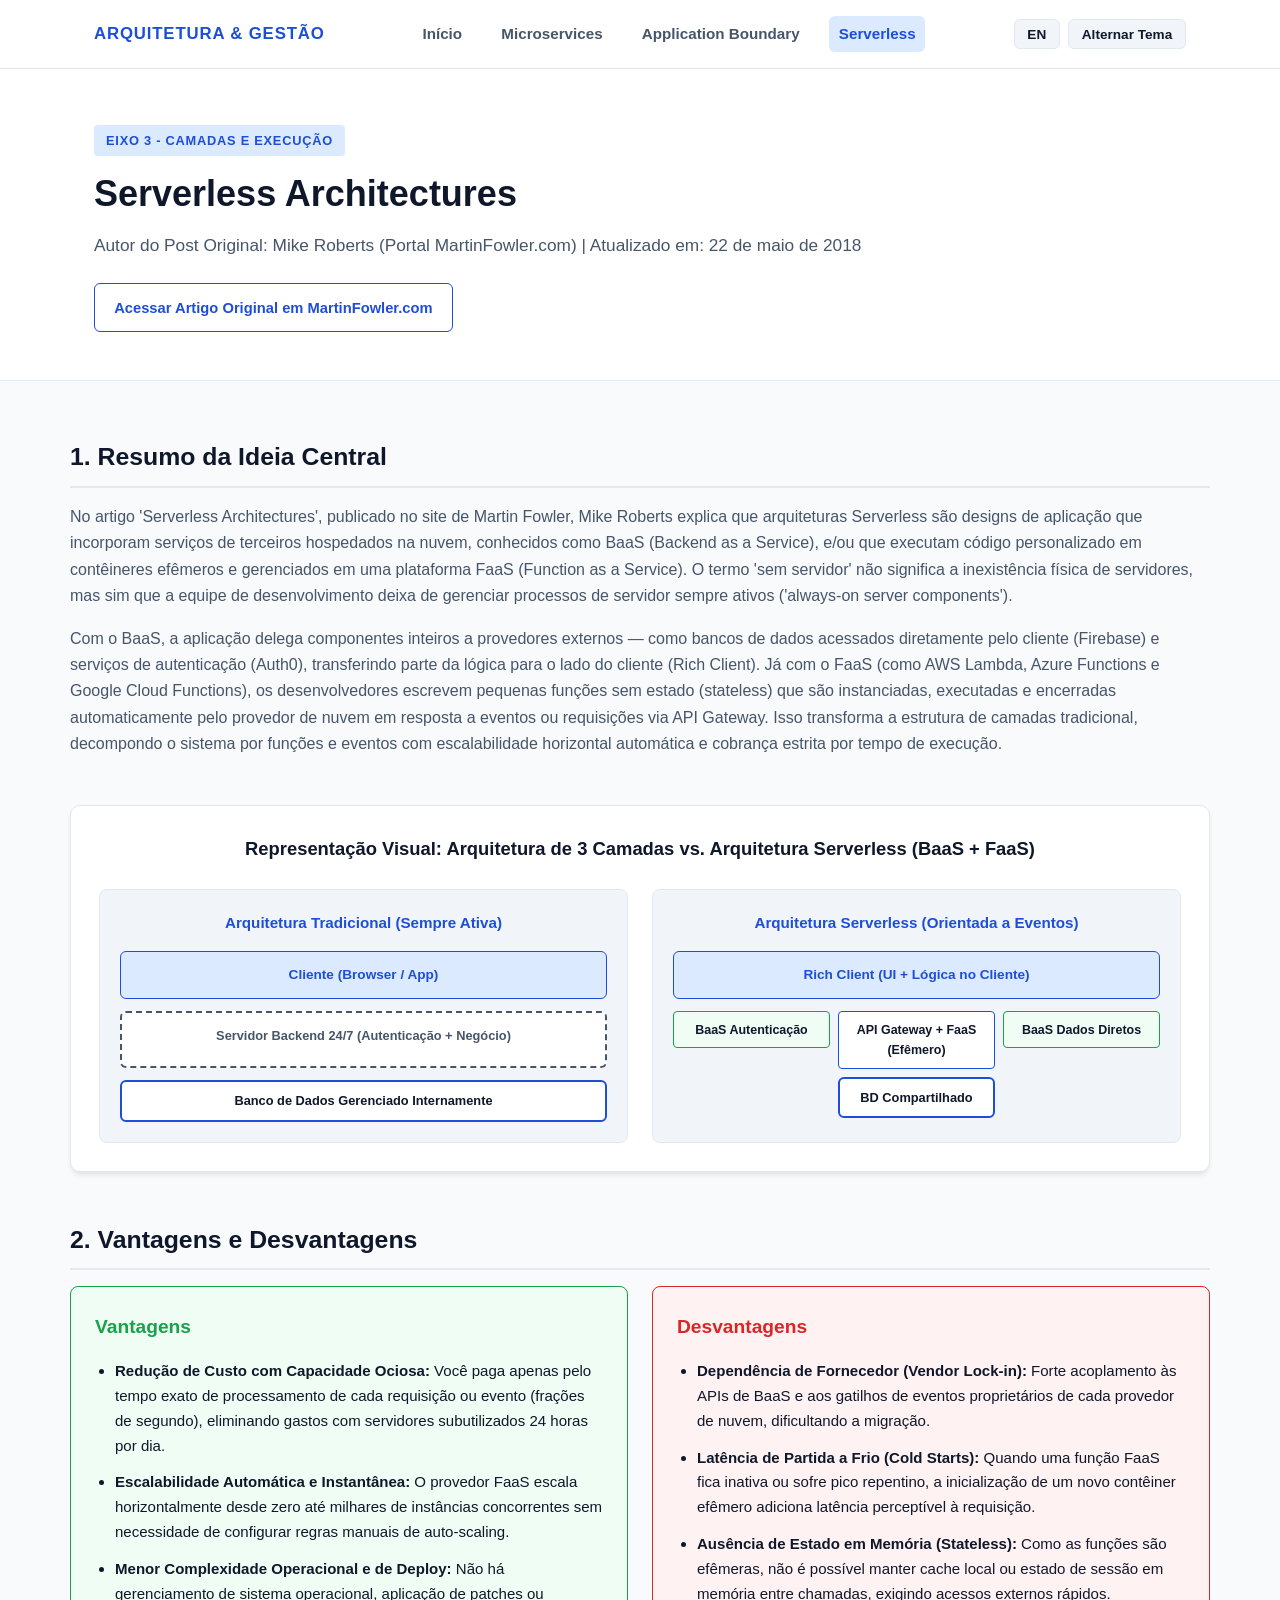
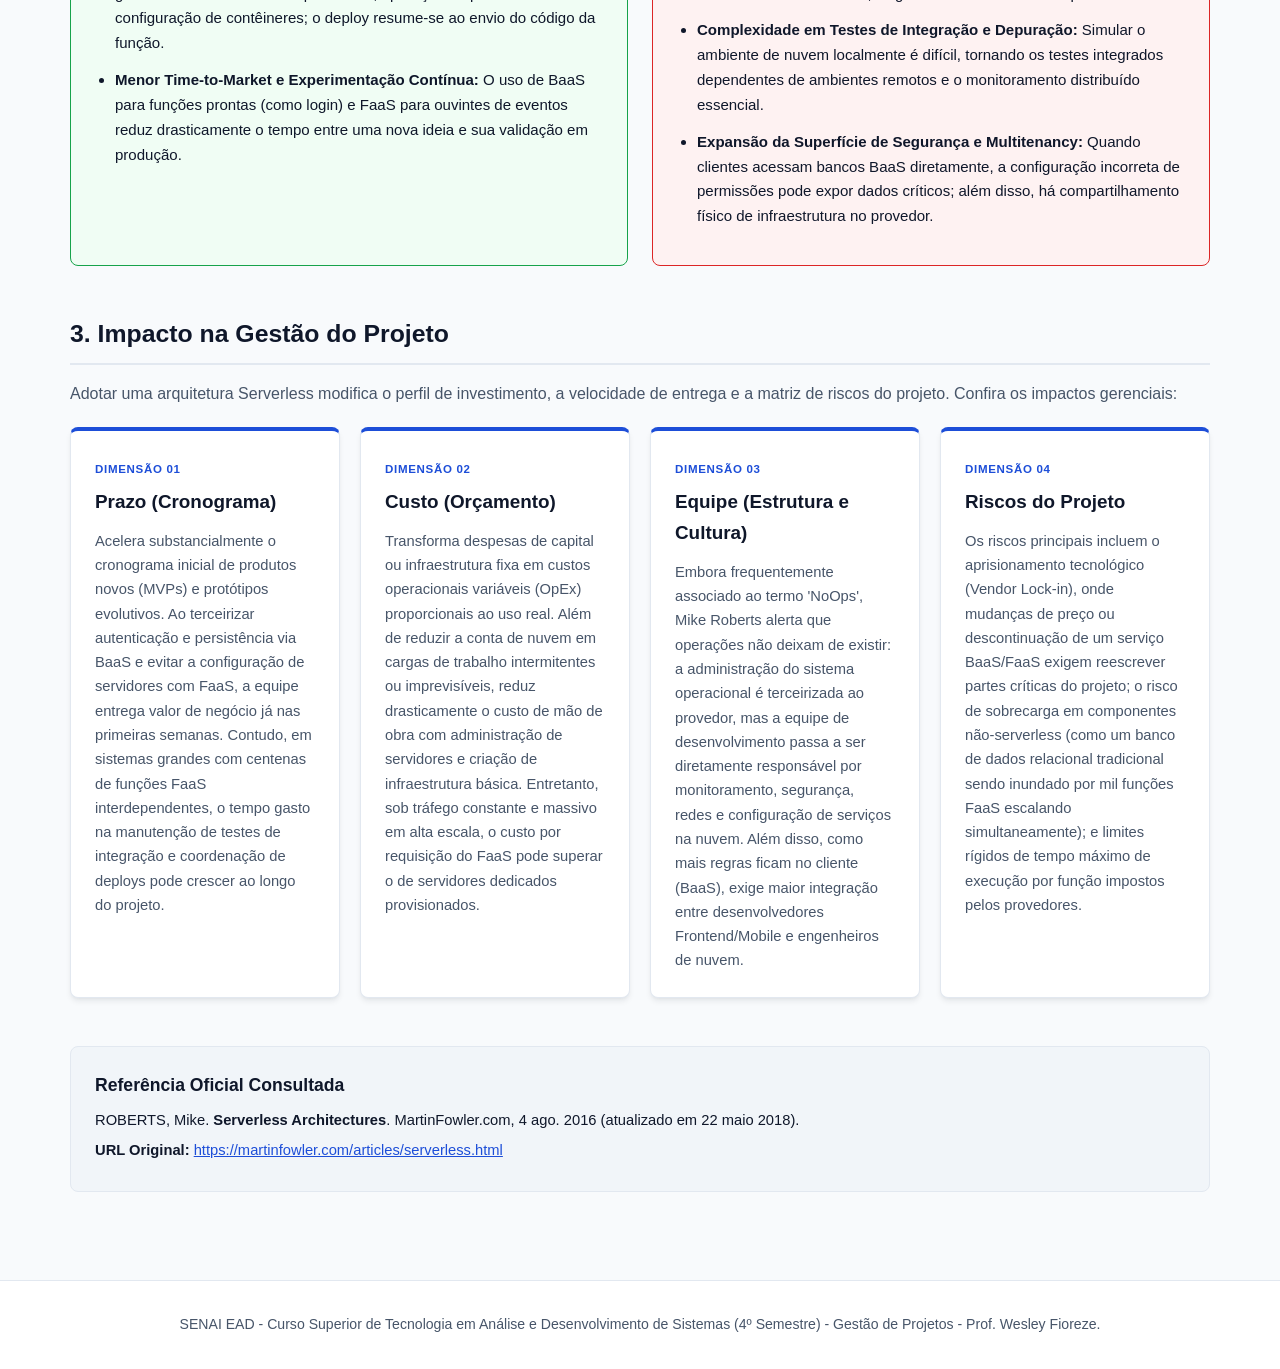
<file: serverless.html>
<!DOCTYPE html>
<html lang="pt-BR">
<head>
    <meta charset="UTF-8">
    <meta name="viewport" content="width=device-width, initial-scale=1.0">
    <title>Serverless Architectures | Guia Web de Arquitetura e Gestão</title>
    <link rel="stylesheet" href="style.css">
</head>
<body>
    <header class="top-nav">
        <div class="container nav-container">
            <a href="index.html" class="brand" data-i18n="nav_brand">ARQUITETURA & GESTÃO</a>
            <nav class="nav-links">
                <a href="index.html" data-i18n="nav_home">Início</a>
                <a href="microservices.html" data-i18n="nav_ms">Microservices</a>
                <a href="application-boundary.html" data-i18n="nav_ab">Application Boundary</a>
                <a href="serverless.html" class="active" data-i18n="nav_sv">Serverless</a>
            </nav>
            <div class="controls">
                <button id="lang-toggle" class="btn-control">EN</button>
                <button id="theme-toggle" class="btn-control" data-i18n="btn_theme">Tema Escuro</button>
            </div>
        </div>
    </header>

    <main>
        <section class="page-header">
            <div class="container">
                <span class="badge" data-i18n="sv_axis">EIXO 3 - CAMADAS E EXECUÇÃO</span>
                <h1>Serverless Architectures</h1>
                <p class="article-meta" data-i18n="sv_meta">Autor do Post Original: Mike Roberts (Portal MartinFowler.com) | Atualizado em: 22 de maio de 2018</p>
                <a href="https://martinfowler.com/articles/serverless.html" target="_blank" rel="noopener noreferrer" class="btn-outline" data-i18n="btn_original_post">Acessar Artigo Original em MartinFowler.com</a>
            </div>
        </section>

        <section class="section container">
            <div class="content-block">
                <h2 data-i18n="sec_summary">1. Resumo da Ideia Central</h2>
                <p data-i18n="sv_summary_p1">
                    No artigo "Serverless Architectures", publicado no site de Martin Fowler, Mike Roberts explica que arquiteturas Serverless são designs de aplicação que incorporam serviços de terceiros hospedados na nuvem, conhecidos como BaaS (Backend as a Service), e/ou que executam código personalizado em contêineres efêmeros e gerenciados em uma plataforma FaaS (Function as a Service). O termo "sem servidor" não significa a inexistência física de servidores, mas sim que a equipe de desenvolvimento deixa de gerenciar processos de servidor sempre ativos ("always-on server components").
                </p>
                <p data-i18n="sv_summary_p2">
                    Com o BaaS, a aplicação delega componentes inteiros a provedores externos — como bancos de dados acessados diretamente pelo cliente (Firebase) e serviços de autenticação (Auth0), transferindo parte da lógica para o lado do cliente (Rich Client). Já com o FaaS (como AWS Lambda, Azure Functions e Google Cloud Functions), os desenvolvedores escrevem pequenas funções sem estado (stateless) que são instanciadas, executadas e encerradas automaticamente pelo provedor de nuvem em resposta a eventos ou requisições via API Gateway. Isso transforma a estrutura de camadas tradicional, decompondo o sistema por funções e eventos com escalabilidade horizontal automática e cobrança estrita por tempo de execução.
                </p>
            </div>

            <!-- Diagrama Arquitetural Visual em CSS -->
            <div class="diagram-container">
                <h3 class="diagram-title" data-i18n="sv_diag_title">Representação Visual: Arquitetura de 3 Camadas vs. Arquitetura Serverless (BaaS + FaaS)</h3>
                <div class="diagram-grid">
                    <div class="diagram-box">
                        <h4 data-i18n="sv_diag_trad">Arquitetura Tradicional (Sempre Ativa)</h4>
                        <div class="arch-visual">
                            <div class="arch-node node-ui" data-i18n="sv_diag_client1">Cliente (Browser / App)</div>
                            <div class="arch-process">
                                <span class="process-label" data-i18n="sv_diag_server_proc">Servidor Backend 24/7 (Autenticação + Negócio)</span>
                            </div>
                            <div class="arch-db" data-i18n="sv_diag_db1">Banco de Dados Gerenciado Internamente</div>
                        </div>
                    </div>

                    <div class="diagram-box">
                        <h4 data-i18n="sv_diag_serverless">Arquitetura Serverless (Orientada a Eventos)</h4>
                        <div class="arch-visual">
                            <div class="arch-node node-ui" data-i18n="sv_diag_client2">Rich Client (UI + Lógica no Cliente)</div>
                            <div class="arch-services-row">
                                <div class="service-column">
                                    <div class="subnode baas-node" data-i18n="sv_node_auth">BaaS Autenticação</div>
                                </div>
                                <div class="service-column">
                                    <div class="subnode service-node" data-i18n="sv_node_faas">API Gateway + FaaS (Efêmero)</div>
                                    <div class="mini-db" data-i18n="sv_node_db">BD Compartilhado</div>
                                </div>
                                <div class="service-column">
                                    <div class="subnode baas-node" data-i18n="sv_node_baasdb">BaaS Dados Diretos</div>
                                </div>
                            </div>
                        </div>
                    </div>
                </div>
            </div>

            <div class="content-block">
                <h2 data-i18n="sec_pros_cons">2. Vantagens e Desvantagens</h2>
                <div class="pros-cons-grid">
                    <div class="pros-box">
                        <h3 data-i18n="title_pros">Vantagens</h3>
                        <ul>
                            <li data-i18n="sv_pro_1"><strong>Redução de Custo com Capacidade Ociosa:</strong> Você paga apenas pelo tempo exato de processamento de cada requisição ou evento (frações de segundo), eliminando gastos com servidores subutilizados 24 horas por dia.</li>
                            <li data-i18n="sv_pro_2"><strong>Escalabilidade Automática e Instantânea:</strong> O provedor FaaS escala horizontalmente desde zero até milhares de instâncias concorrentes sem necessidade de configurar regras manuais de auto-scaling.</li>
                            <li data-i18n="sv_pro_3"><strong>Menor Complexidade Operacional e de Deploy:</strong> Não há gerenciamento de sistema operacional, aplicação de patches ou configuração de contêineres; o deploy resume-se ao envio do código da função.</li>
                            <li data-i18n="sv_pro_4"><strong>Menor Time-to-Market e Experimentação Contínua:</strong> O uso de BaaS para funções prontas (como login) e FaaS para ouvintes de eventos reduz drasticamente o tempo entre uma nova ideia e sua validação em produção.</li>
                        </ul>
                    </div>
                    <div class="cons-box">
                        <h3 data-i18n="title_cons">Desvantagens e Limitações</h3>
                        <ul>
                            <li data-i18n="sv_con_1"><strong>Dependência de Fornecedor (Vendor Lock-in):</strong> Forte acoplamento às APIs de BaaS e aos gatilhos de eventos proprietários de cada provedor de nuvem, dificultando a migração.</li>
                            <li data-i18n="sv_con_2"><strong>Latência de Partida a Frio (Cold Starts):</strong> Quando uma função FaaS fica inativa ou sofre pico repentino, a inicialização de um novo contêiner efêmero adiciona latência perceptível à requisição.</li>
                            <li data-i18n="sv_con_3"><strong>Ausência de Estado em Memória (Stateless):</strong> Como as funções são efêmeras, não é possível manter cache local ou estado de sessão em memória entre chamadas, exigindo acessos externos rápidos.</li>
                            <li data-i18n="sv_con_4"><strong>Complexidade em Testes de Integração e Depuração:</strong> Simular o ambiente de nuvem localmente é difícil, tornando os testes integrados dependentes de ambientes remotos e o monitoramento distribuído essencial.</li>
                            <li data-i18n="sv_con_5"><strong>Expansão da Superfície de Segurança e Multitenancy:</strong> Quando clientes acessam bancos BaaS diretamente, a configuração incorreta de permissões pode expor dados críticos; além disso, há compartilhamento físico de infraestrutura no provedor.</li>
                        </ul>
                    </div>
                </div>
            </div>

            <div class="content-block">
                <h2 data-i18n="sec_pm_impact">3. Impacto na Gestão do Projeto</h2>
                <p data-i18n="sv_pm_intro">
                    Adotar uma arquitetura Serverless modifica o perfil de investimento, a velocidade de entrega e a matriz de riscos do projeto. Confira os impactos gerenciais:
                </p>

                <div class="pm-grid">
                    <div class="pm-card">
                        <div class="pm-header">
                            <span class="pm-tag" data-i18n="pm_time_tag">DIMENSÃO 01</span>
                            <h3 data-i18n="pm_time_title">Prazo (Cronograma)</h3>
                        </div>
                        <p data-i18n="sv_pm_time">
                            Acelera substancialmente o cronograma inicial de produtos novos (MVPs) e protótipos evolutivos. Ao terceirizar autenticação e persistência via BaaS e evitar a configuração de servidores com FaaS, a equipe entrega valor de negócio já nas primeiras semanas. Contudo, em sistemas grandes com centenas de funções FaaS interdependentes, o tempo gasto na manutenção de testes de integração e coordenação de deploys pode crescer ao longo do projeto.
                        </p>
                    </div>

                    <div class="pm-card">
                        <div class="pm-header">
                            <span class="pm-tag" data-i18n="pm_cost_tag">DIMENSÃO 02</span>
                            <h3 data-i18n="pm_cost_title">Custo (Orçamento)</h3>
                        </div>
                        <p data-i18n="sv_pm_cost">
                            Transforma despesas de capital ou infraestrutura fixa em custos operacionais variáveis (OpEx) proporcionais ao uso real. Além de reduzir a conta de nuvem em cargas de trabalho intermitentes ou imprevisíveis, reduz drasticamente o custo de mão de obra com administração de servidores e criação de infraestrutura básica. Entretanto, sob tráfego constante e massivo em alta escala, o custo por requisição do FaaS pode superar o de servidores dedicados provisionados.
                        </p>
                    </div>

                    <div class="pm-card">
                        <div class="pm-header">
                            <span class="pm-tag" data-i18n="pm_team_tag">DIMENSÃO 03</span>
                            <h3 data-i18n="pm_team_title">Equipe (Estrutura e Cultura)</h3>
                        </div>
                        <p data-i18n="sv_pm_team">
                            Embora frequentemente associado ao termo "NoOps", Mike Roberts alerta que operações não deixam de existir: a administração do sistema operacional é terceirizada ao provedor, mas a equipe de desenvolvimento passa a ser diretamente responsável por monitoramento, segurança, redes e configuração de serviços na nuvem. Além disso, como mais regras ficam no cliente (BaaS), exige maior integração entre desenvolvedores Frontend/Mobile e engenheiros de nuvem.
                        </p>
                    </div>

                    <div class="pm-card">
                        <div class="pm-header">
                            <span class="pm-tag" data-i18n="pm_risk_tag">DIMENSÃO 04</span>
                            <h3 data-i18n="pm_risk_title">Riscos do Projeto</h3>
                        </div>
                        <p data-i18n="sv_pm_risk">
                            Os riscos principais incluem o aprisionamento tecnológico (Vendor Lock-in), onde mudanças de preço ou descontinuação de um serviço BaaS/FaaS exigem reescrever partes críticas do projeto; o risco de sobrecarga em componentes não-serverless (como um banco de dados relacional tradicional sendo inundado por mil funções FaaS escalando simultaneamente); e limites rígidos de tempo máximo de execução por função impostos pelos provedores.
                        </p>
                    </div>
                </div>
            </div>

            <div class="source-box">
                <h3 data-i18n="source_box_title">Referência Oficial Consultada</h3>
                <p>ROBERTS, Mike. <strong>Serverless Architectures</strong>. MartinFowler.com, 4 ago. 2016 (atualizado em 22 maio 2018).</p>
                <p><strong data-i18n="source_url_label">URL Original:</strong> <a href="https://martinfowler.com/articles/serverless.html" target="_blank" rel="noopener noreferrer">https://martinfowler.com/articles/serverless.html</a></p>
            </div>
        </section>
    </main>

    <footer class="footer">
        <div class="container footer-content">
            <p data-i18n="footer_text">SENAI EAD - Curso Superior de Tecnologia em Análise e Desenvolvimento de Sistemas (4º Semestre) - Gestão de Projetos - Prof. Wesley Fioreze.</p>
        </div>
    </footer>

    <script src="script.js"></script>
</body>
</html>
</file>
<file: style.css>
:root {
    --bg-primary: #f8fafc;
    --bg-secondary: #ffffff;
    --bg-alt: #f1f5f9;
    --text-primary: #0f172a;
    --text-secondary: #475569;
    --accent: #1d4ed8;
    --accent-hover: #1e40af;
    --accent-soft: #dbeafe;
    --border-color: #e2e8f0;
    --pro-bg: #f0fdf4;
    --pro-border: #16a34a;
    --con-bg: #fef2f2;
    --con-border: #dc2626;
    --shadow: 0 4px 6px -1px rgba(15, 23, 42, 0.08), 0 2px 4px -2px rgba(15, 23, 42, 0.06);
}

body.dark-theme {
    --bg-primary: #0f172a;
    --bg-secondary: #1e293b;
    --bg-alt: #162032;
    --text-primary: #f8fafc;
    --text-secondary: #cbd5e1;
    --accent: #3b82f6;
    --accent-hover: #60a5fa;
    --accent-soft: #1e3a8a;
    --border-color: #334155;
    --pro-bg: #052e16;
    --pro-border: #22c55e;
    --con-bg: #450a0a;
    --con-border: #ef4444;
    --shadow: 0 4px 8px rgba(0, 0, 0, 0.35);
}

* {
    margin: 0;
    padding: 0;
    box-sizing: border-box;
}

body {
    font-family: -apple-system, BlinkMacSystemFont, "Segoe UI", Roboto, Oxygen, Ubuntu, Cantarell, sans-serif;
    background-color: var(--bg-primary);
    color: var(--text-primary);
    line-height: 1.65;
    transition: background-color 0.2s ease, color 0.2s ease;
}

.container {
    width: 100%;
    max-width: 1140px;
    margin: 0 auto;
    padding: 0 1.5rem;
}

/* Navegação Superior */
.top-nav {
    background-color: var(--bg-secondary);
    border-bottom: 1px solid var(--border-color);
    position: sticky;
    top: 0;
    z-index: 100;
}

.nav-container {
    display: flex;
    align-items: center;
    justify-content: space-between;
    min-height: 68px;
    flex-wrap: wrap;
    gap: 1rem;
    padding-top: 0.5rem;
    padding-bottom: 0.5rem;
}

.brand {
    font-weight: 800;
    font-size: 1.05rem;
    letter-spacing: 0.05em;
    color: var(--accent);
    text-decoration: none;
}

.nav-links {
    display: flex;
    gap: 1.25rem;
    flex-wrap: wrap;
}

.nav-links a {
    text-decoration: none;
    color: var(--text-secondary);
    font-weight: 600;
    font-size: 0.95rem;
    padding: 0.35rem 0.6rem;
    border-radius: 6px;
    transition: all 0.2s ease;
}

.nav-links a:hover,
.nav-links a.active {
    color: var(--accent);
    background-color: var(--accent-soft);
}

.controls {
    display: flex;
    gap: 0.5rem;
}

.btn-control {
    background-color: var(--bg-alt);
    color: var(--text-primary);
    border: 1px solid var(--border-color);
    padding: 0.4rem 0.8rem;
    font-size: 0.85rem;
    font-weight: 600;
    border-radius: 6px;
    cursor: pointer;
    transition: all 0.2s ease;
}

.btn-control:hover {
    border-color: var(--accent);
    color: var(--accent);
}

/* Hero e Cabeçalhos */
.hero,
.page-header {
    background-color: var(--bg-secondary);
    border-bottom: 1px solid var(--border-color);
    padding: 3.5rem 0 3rem;
}

.badge {
    display: inline-block;
    background-color: var(--accent-soft);
    color: var(--accent);
    font-size: 0.8rem;
    font-weight: 700;
    text-transform: uppercase;
    letter-spacing: 0.06em;
    padding: 0.3rem 0.75rem;
    border-radius: 4px;
    margin-bottom: 1rem;
}

.hero h1,
.page-header h1 {
    font-size: 2.25rem;
    line-height: 1.2;
    margin-bottom: 1rem;
}

.hero-subtitle,
.article-meta {
    color: var(--text-secondary);
    font-size: 1.08rem;
    max-width: 820px;
    margin-bottom: 1.5rem;
}

.meta-bar {
    display: flex;
    flex-wrap: wrap;
    gap: 1.5rem;
    padding-top: 1.25rem;
    border-top: 1px solid var(--border-color);
    font-size: 0.92rem;
}

.meta-item strong {
    color: var(--text-primary);
    margin-right: 0.3rem;
}

.meta-item span {
    color: var(--text-secondary);
}

/* Seções e Cartões */
.section {
    padding: 3.5rem 0;
}

.bg-alt {
    background-color: var(--bg-alt);
    border-top: 1px solid var(--border-color);
    border-bottom: 1px solid var(--border-color);
}

.section-header {
    margin-bottom: 2.25rem;
}

.section-header h2 {
    font-size: 1.75rem;
    margin-bottom: 0.5rem;
}

.section-header p {
    color: var(--text-secondary);
}

.cards-grid {
    display: grid;
    grid-template-columns: repeat(auto-fit, minmax(300px, 1fr));
    gap: 1.5rem;
}

.arch-card {
    background-color: var(--bg-secondary);
    border: 1px solid var(--border-color);
    border-radius: 10px;
    padding: 1.75rem;
    box-shadow: var(--shadow);
    display: flex;
    flex-direction: column;
}

.card-axis {
    font-size: 0.75rem;
    font-weight: 700;
    color: var(--accent);
    letter-spacing: 0.05em;
    margin-bottom: 0.5rem;
}

.arch-card h3 {
    font-size: 1.4rem;
    margin-bottom: 0.25rem;
}

.card-author {
    font-size: 0.85rem;
    color: var(--text-secondary);
    margin-bottom: 1rem;
    font-style: italic;
}

.card-text {
    color: var(--text-secondary);
    font-size: 0.95rem;
    margin-bottom: 1.25rem;
    flex-grow: 1;
}

.card-tags {
    display: flex;
    gap: 0.5rem;
    flex-wrap: wrap;
    margin-bottom: 1.5rem;
}

.tag {
    background-color: var(--bg-alt);
    border: 1px solid var(--border-color);
    font-size: 0.78rem;
    padding: 0.25rem 0.6rem;
    border-radius: 4px;
    color: var(--text-secondary);
    font-weight: 600;
}

.btn-primary,
.btn-outline {
    display: inline-block;
    text-align: center;
    text-decoration: none;
    font-weight: 600;
    font-size: 0.92rem;
    padding: 0.7rem 1.2rem;
    border-radius: 6px;
    transition: all 0.2s ease;
}

.btn-primary {
    background-color: var(--accent);
    color: #ffffff;
}

.btn-primary:hover {
    background-color: var(--accent-hover);
}

.btn-outline {
    border: 1px solid var(--accent);
    color: var(--accent);
    background-color: transparent;
}

.btn-outline:hover {
    background-color: var(--accent);
    color: #ffffff;
}

/* Tabela Comparativa */
.table-responsive {
    overflow-x: auto;
}

.comparison-table {
    width: 100%;
    border-collapse: collapse;
    background-color: var(--bg-secondary);
    border: 1px solid var(--border-color);
    border-radius: 8px;
    overflow: hidden;
}

.comparison-table th,
.comparison-table td {
    padding: 1rem;
    text-align: left;
    border-bottom: 1px solid var(--border-color);
    font-size: 0.92rem;
    vertical-align: top;
}

.comparison-table th {
    background-color: var(--accent-soft);
    color: var(--accent);
    font-weight: 700;
}

/* Equipe */
.team-grid {
    display: grid;
    grid-template-columns: repeat(auto-fit, minmax(230px, 1fr));
    gap: 1.25rem;
}

.team-card {
    background-color: var(--bg-secondary);
    border: 1px solid var(--border-color);
    border-left: 4px solid var(--accent);
    border-radius: 8px;
    padding: 1.25rem;
    box-shadow: var(--shadow);
}

.member-role {
    font-size: 0.75rem;
    font-weight: 700;
    text-transform: uppercase;
    color: var(--accent);
    margin-bottom: 0.3rem;
}

.team-card h4 {
    font-size: 1.05rem;
    margin-bottom: 0.25rem;
}

.team-card p {
    font-size: 0.85rem;
    color: var(--text-secondary);
}

/* Páginas Internas */
.content-block {
    margin-bottom: 3rem;
}

.content-block h2 {
    font-size: 1.55rem;
    margin-bottom: 1rem;
    padding-bottom: 0.5rem;
    border-bottom: 2px solid var(--border-color);
}

.content-block p {
    margin-bottom: 1rem;
    color: var(--text-secondary);
    font-size: 1rem;
}

/* Diagramas Arquiteturais em CSS */
.diagram-container {
    background-color: var(--bg-secondary);
    border: 1px solid var(--border-color);
    border-radius: 10px;
    padding: 1.75rem;
    margin-bottom: 3rem;
    box-shadow: var(--shadow);
}

.diagram-title {
    font-size: 1.15rem;
    margin-bottom: 1.5rem;
    text-align: center;
    color: var(--text-primary);
}

.diagram-grid {
    display: grid;
    grid-template-columns: repeat(auto-fit, minmax(280px, 1fr));
    gap: 1.5rem;
}

.diagram-box {
    background-color: var(--bg-alt);
    border: 1px solid var(--border-color);
    border-radius: 8px;
    padding: 1.25rem;
}

.diagram-box h4 {
    text-align: center;
    margin-bottom: 1rem;
    font-size: 0.95rem;
    color: var(--accent);
}

.arch-visual {
    display: flex;
    flex-direction: column;
    gap: 0.75rem;
}

.arch-node,
.arch-process,
.arch-db {
    border-radius: 6px;
    padding: 0.75rem;
    text-align: center;
    font-size: 0.85rem;
    font-weight: 600;
}

.node-ui {
    background-color: var(--accent-soft);
    color: var(--accent);
    border: 1px solid var(--accent);
}

.arch-process {
    background-color: var(--bg-secondary);
    border: 2px dashed var(--text-secondary);
}

.process-label {
    display: block;
    margin-bottom: 0.5rem;
    font-size: 0.8rem;
    color: var(--text-secondary);
}

.arch-subnodes {
    display: flex;
    gap: 0.5rem;
    justify-content: center;
    flex-wrap: wrap;
}

.subnode {
    background-color: var(--bg-alt);
    border: 1px solid var(--border-color);
    padding: 0.45rem 0.6rem;
    border-radius: 4px;
    font-size: 0.78rem;
}

.arch-db,
.mini-db {
    background-color: var(--bg-secondary);
    border: 2px solid var(--accent);
    color: var(--text-primary);
    font-size: 0.8rem;
    padding: 0.5rem;
    border-radius: 6px;
    text-align: center;
    font-weight: 600;
}

.arch-services-row {
    display: grid;
    grid-template-columns: repeat(3, 1fr);
    gap: 0.5rem;
}

.service-column {
    display: flex;
    flex-direction: column;
    gap: 0.5rem;
}

.service-node {
    background-color: var(--bg-secondary);
    border: 1px solid var(--accent);
    text-align: center;
    font-weight: 600;
}

.baas-node {
    background-color: var(--pro-bg);
    border: 1px solid var(--pro-border);
    text-align: center;
    font-weight: 600;
}

/* Diagrama Pilares Application Boundary */
.pillars-diagram {
    display: flex;
    align-items: stretch;
    justify-content: space-between;
    gap: 1rem;
    flex-wrap: wrap;
    margin-bottom: 1.25rem;
}

.pillar-card {
    flex: 1;
    min-width: 220px;
    background-color: var(--bg-alt);
    border: 1px solid var(--border-color);
    border-radius: 8px;
    padding: 1.25rem;
}

.pillar-num {
    font-size: 0.8rem;
    font-weight: 800;
    color: var(--accent);
    margin-bottom: 0.35rem;
}

.pillar-card h4 {
    margin-bottom: 0.5rem;
    font-size: 1rem;
}

.pillar-card p {
    font-size: 0.88rem;
    color: var(--text-secondary);
}

.pillar-connector {
    display: flex;
    align-items: center;
    justify-content: center;
    font-size: 1.5rem;
    font-weight: 800;
    color: var(--accent);
}

.pillar-result {
    background-color: var(--accent-soft);
    color: var(--accent);
    border: 1px solid var(--accent);
    padding: 0.85rem;
    border-radius: 6px;
    text-align: center;
    font-weight: 700;
    font-size: 0.92rem;
}

/* Vantagens e Desvantagens */
.pros-cons-grid {
    display: grid;
    grid-template-columns: repeat(auto-fit, minmax(300px, 1fr));
    gap: 1.5rem;
}

.pros-box,
.cons-box {
    border-radius: 8px;
    padding: 1.5rem;
}

.pros-box {
    background-color: var(--pro-bg);
    border: 1px solid var(--pro-border);
}

.cons-box {
    background-color: var(--con-bg);
    border: 1px solid var(--con-border);
}

.pros-box h3 {
    color: var(--pro-border);
    margin-bottom: 1rem;
    font-size: 1.2rem;
}

.cons-box h3 {
    color: var(--con-border);
    margin-bottom: 1rem;
    font-size: 1.2rem;
}

.pros-box ul,
.cons-box ul {
    padding-left: 1.25rem;
}

.pros-box li,
.cons-box li {
    margin-bottom: 0.75rem;
    font-size: 0.94rem;
    color: var(--text-primary);
}

/* Gestão de Projetos Cards */
.pm-grid {
    display: grid;
    grid-template-columns: repeat(auto-fit, minmax(250px, 1fr));
    gap: 1.25rem;
    margin-top: 1.25rem;
}

.pm-card {
    background-color: var(--bg-secondary);
    border: 1px solid var(--border-color);
    border-top: 4px solid var(--accent);
    border-radius: 8px;
    padding: 1.5rem;
    box-shadow: var(--shadow);
}

.pm-tag {
    font-size: 0.72rem;
    font-weight: 800;
    color: var(--accent);
    letter-spacing: 0.06em;
}

.pm-card h3 {
    font-size: 1.18rem;
    margin: 0.25rem 0 0.75rem;
}

.pm-card p {
    font-size: 0.92rem;
    color: var(--text-secondary);
    margin-bottom: 0;
}

/* Caixa de Referência */
.source-box {
    background-color: var(--bg-alt);
    border: 1px solid var(--border-color);
    border-radius: 8px;
    padding: 1.5rem;
}

.source-box h3 {
    font-size: 1.1rem;
    margin-bottom: 0.5rem;
}

.source-box p {
    font-size: 0.92rem;
    margin-bottom: 0.35rem;
}

.source-box a {
    color: var(--accent);
    word-break: break-all;
}

/* Rodapé */
.footer {
    background-color: var(--bg-secondary);
    border-top: 1px solid var(--border-color);
    padding: 2rem 0;
    margin-top: 2rem;
}

.footer-content {
    text-align: center;
    font-size: 0.88rem;
    color: var(--text-secondary);
}

.footer-note {
    margin-top: 0.5rem;
    font-size: 0.8rem;
}

@media (max-width: 768px) {
    .hero h1,
    .page-header h1 {
        font-size: 1.75rem;
    }
    .pillar-connector {
        display: none;
    }
}
</file>
